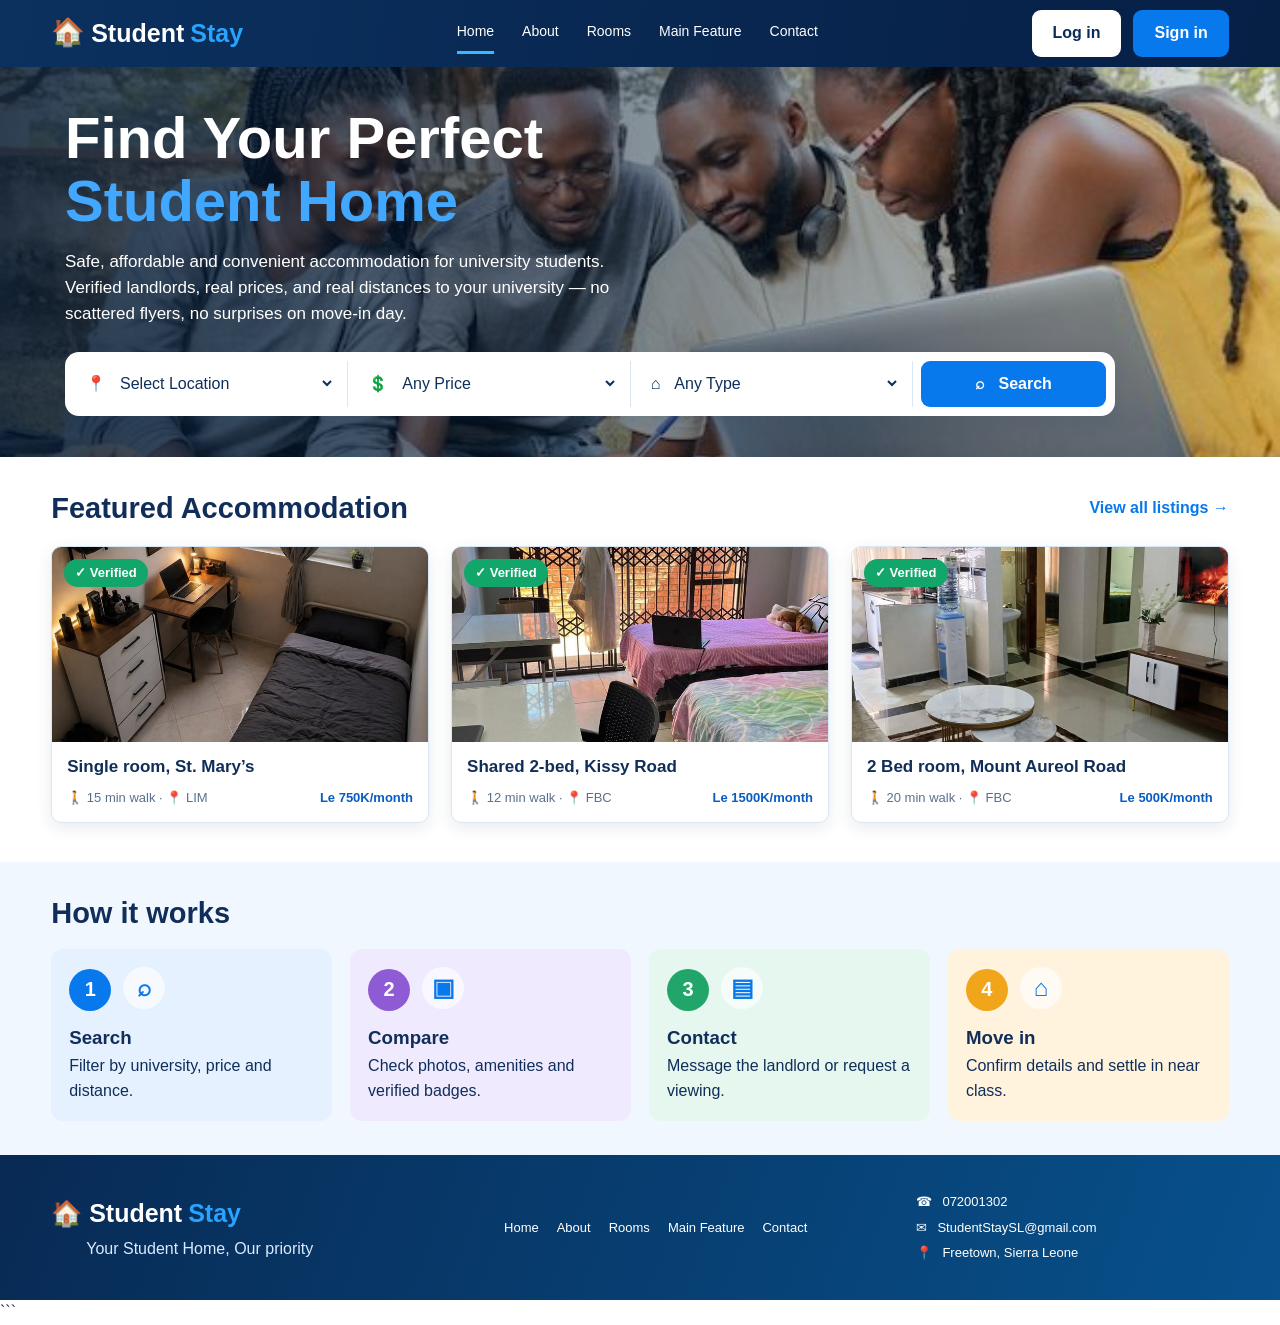
<file: index.html>
<!DOCTYPE html>
<html lang="en">
<head>
  <meta charset="UTF-8">
  <meta name="viewport" content="width=device-width, initial-scale=1.0">
  <title>StudentStay | Find Your Student Home</title>
  <link rel="stylesheet" href="style.css">
</head>
<body>

  <header class="site-header">
    <a class="logo" href="index.html"><span class="logo-icon">🏠</span> Student<span>Stay</span></a>
    <nav class="main-nav">
      <a class="active" href="index.html">Home</a>
      <a href="about.html">About</a>
      <a href="Rooms.html">Rooms</a>
      <a href="mainfeature.html">Main Feature</a>
      <a href="contact.html">Contact</a>
    </nav>
    <div class="header-actions">
      <a class="button button-light" href="contact.html">Log in</a>
      <a class="button button-blue" href="contact.html">Sign in</a>
    </div>
  </header>

  <main>
    <section class="home-hero">
      <div class="hero-content">
        <h1>Find Your Perfect<br><span>Student Home</span></h1>
        <p>Safe, affordable and convenient accommodation for university students. Verified landlords, real prices, and real distances to your university — no scattered flyers, no surprises on move-in day.</p>

        <form class="search-bar" action="services.html">
          <label>
            <span>📍</span>
            <select aria-label="Select location">
              <option>Select Location</option>
              <option>Freetown</option>
              <option>Fourah Bay College</option>
              <option>Limkokwing University</option>
            </select>
          </label>
          <label>
            <span>💲</span>
            <select aria-label="Select price">
              <option>Any Price</option>
              <option>Under Le 750K/month</option>
              <option>Le 750K–1.5M/month</option>
              <option>Over Le 1.5M/month</option>
            </select>
          </label>
          <label>
            <span>⌂</span>
            <select aria-label="Select room type">
              <option>Any Type</option>
              <option>Single room</option>
              <option>Shared room</option>
              <option>Studio</option>
            </select>
          </label>
          <button class="button button-blue" type="submit">⌕ &nbsp; Search</button>
        </form>
      </div>
    </section>

    <section class="section">
      <div class="section-heading">
        <h2>Featured Accommodation</h2>
        <a href="services.html">View all listings →</a>
      </div>

      <div class="property-grid three-columns">
        <article class="property-card">
          <a href="listing.html">
            <div class="property-photo">
              <img src="images/download (5).jpg" alt="Bright furnished student bedroom">
              <span class="verified">✓ Verified</span>
            </div>
            <div class="property-info">
              <h3>Single room, St. Mary’s</h3>
              <div class="property-meta"><span>🚶 15 min walk · 📍 LIM</span><strong>Le 750K/month</strong></div>
            </div>
          </a>
        </article>

        <article class="property-card">
          <a href="listing.html">
            <div class="property-photo">
              <img src="images/download (4).jpg" alt="Shared student bedroom">
              <span class="verified">✓ Verified</span>
            </div>
            <div class="property-info">
              <h3>Shared 2-bed, Kissy Road</h3>
              <div class="property-meta"><span>🚶 12 min walk · 📍 FBC</span><strong>Le 1500K/month</strong></div>
            </div>
          </a>
        </article>

        <article class="property-card">
          <a href="listing.html">
            <div class="property-photo">
              <img src="images/2 bed room.jpg" alt="Comfortable shared living room">
              <span class="verified">✓ Verified</span>
            </div>
            <div class="property-info">
              <h3>2 Bed room, Mount Aureol Road</h3>
              <div class="property-meta"><span>🚶 20 min walk · 📍 FBC</span><strong>Le 500K/month</strong></div>
            </div>
          </a>
        </article>
      </div>
    </section>

    <section class="how-section">
      <div class="section">
        <h2>How it works</h2>
        <div class="steps-grid">
          <article class="step-card step-blue">
            <span class="step-number">1</span><span class="step-icon">⌕</span>
            <h3>Search</h3><p>Filter by university, price and distance.</p>
          </article>
          <article class="step-card step-purple">
            <span class="step-number">2</span><span class="step-icon">▣</span>
            <h3>Compare</h3><p>Check photos, amenities and verified badges.</p>
          </article>
          <article class="step-card step-green">
            <span class="step-number">3</span><span class="step-icon">▤</span>
            <h3>Contact</h3><p>Message the landlord or request a viewing.</p>
          </article>
          <article class="step-card step-orange">
            <span class="step-number">4</span><span class="step-icon">⌂</span>
            <h3>Move in</h3><p>Confirm details and settle in near class.</p>
          </article>
        </div>
      </div>
    </section>
  </main>

  <footer class="site-footer">
    <div class="footer-inner">
      <div><a class="logo" href="index.html">🏠 Student<span>Stay</span></a><p>Your Student Home, Our priority</p></div>
      <nav class="footer-nav">
        <a href="index.html">Home</a><a href="about.html">About</a>
        <a href="Rooms.html">Rooms</a><a href="listing.html">Main Feature</a>
        <a href="contact.html">Contact</a>
      </nav>
      <div class="footer-contact">
        <p>☎ &nbsp; 072001302</p><p>✉ &nbsp; StudentStaySL@gmail.com</p>
        <p>📍 &nbsp; Freetown, Sierra Leone</p>
      </div>
    </div>
  </footer>

</body>
</html>
```
</file>
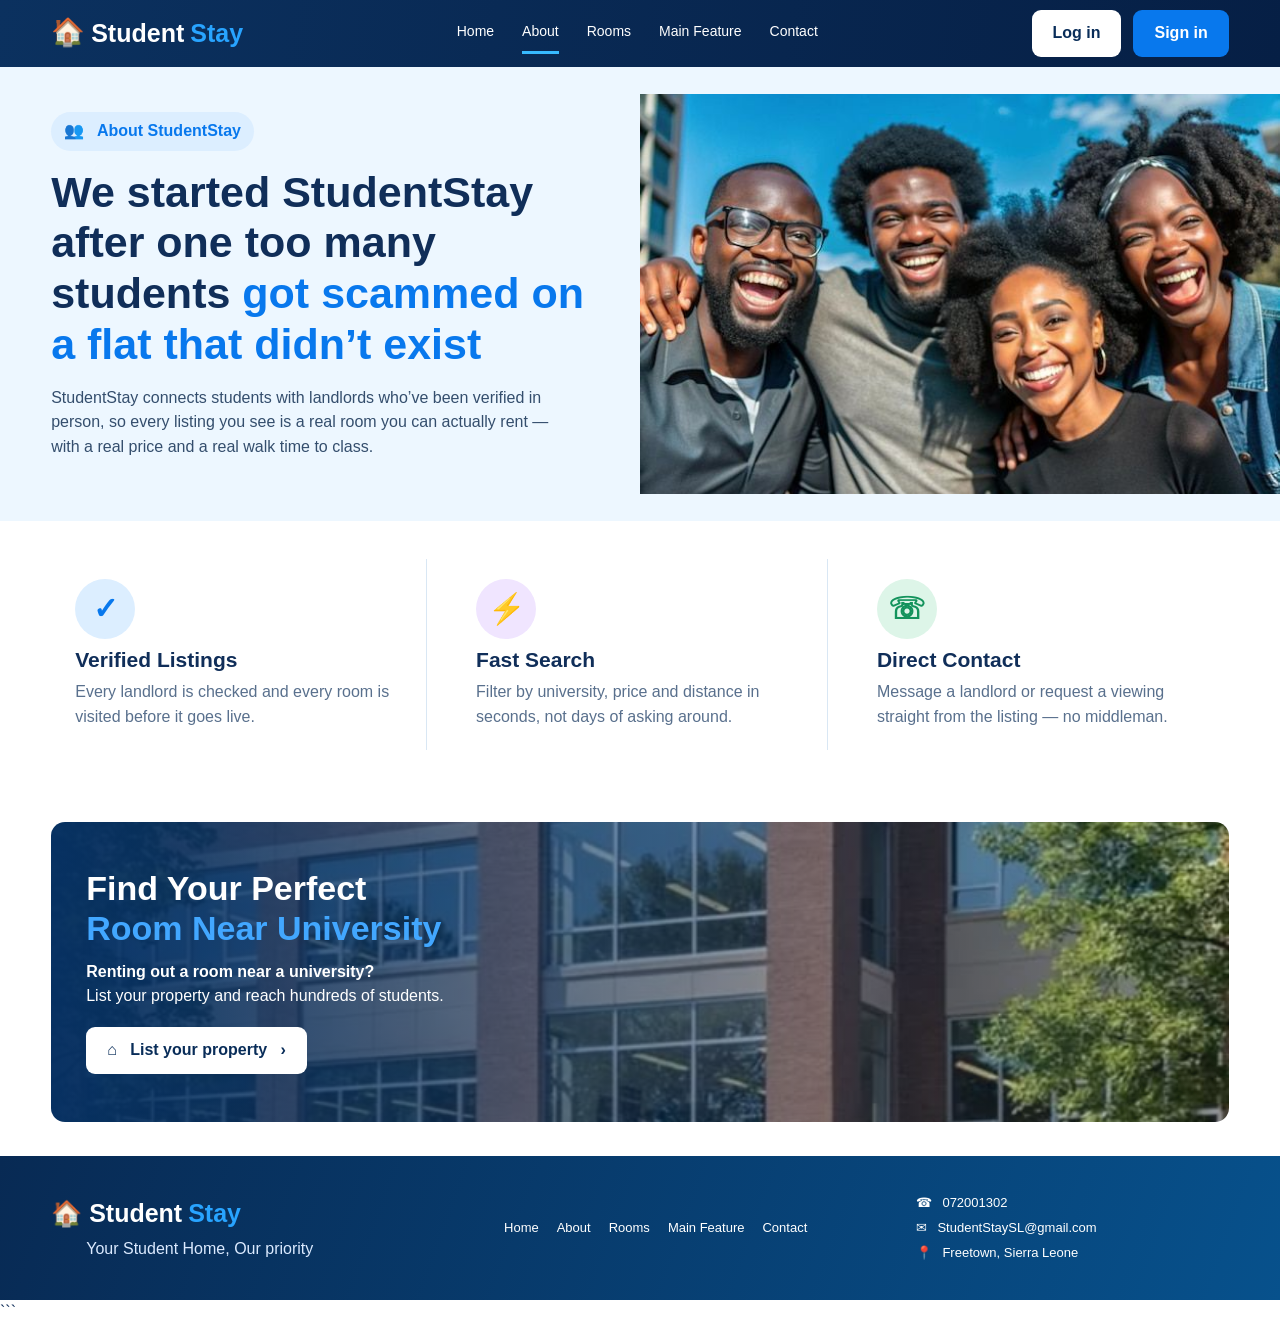
<file: about.html>
<!DOCTYPE html>
<html lang="en">
<head>
  <meta charset="UTF-8">
  <meta name="viewport" content="width=device-width, initial-scale=1.0">
  <title>About StudentStay</title>
  <link rel="stylesheet" href="style.css">
</head>
<body>

  <header class="site-header">
    <a class="logo" href="index.html"><span class="logo-icon">🏠</span> Student<span>Stay</span></a>
    <nav class="main-nav">
      <a href="index.html">Home</a><a class="active" href="about.html">About</a>
      <a href="Rooms.html">Rooms</a><a href="mainfeature.html">Main Feature</a>
      <a href="contact.html">Contact</a>
    </nav>
    <div class="header-actions">
      <a class="button button-light" href="contact.html">Log in</a>
      <a class="button button-blue" href="contact.html">Sign in</a>
    </div>
  </header>

  <main>
    <section class="about-hero">
      <div class="about-copy">
        <span class="eyebrow">👥 &nbsp; About StudentStay</span>
        <h1>We started StudentStay after one too many students <span>got scammed on a flat that didn’t exist</span></h1>
        <p>StudentStay connects students with landlords who’ve been verified in person, so every listing you see is a real room you can actually rent — with a real price and a real walk time to class.</p>
      </div>
      <div class="about-image">
        <img src="images/ABOUT PIC.jpeg" alt="University students standing together">
      </div>
    </section>

    <section class="section benefits">
      <article class="benefit-card">
        <span class="benefit-icon blue-icon">✓</span>
        <h2>Verified Listings</h2>
        <p>Every landlord is checked and every room is visited before it goes live.</p>
      </article>
      <article class="benefit-card">
        <span class="benefit-icon purple-icon">⚡</span>
        <h2>Fast Search</h2>
        <p>Filter by university, price and distance in seconds, not days of asking around.</p>
      </article>
      <article class="benefit-card">
        <span class="benefit-icon green-icon">☏</span>
        <h2>Direct Contact</h2>
        <p>Message a landlord or request a viewing straight from the listing — no middleman.</p>
      </article>
    </section>

    <section class="section">
      <div class="promo-banner">
        <div class="promo-copy">
          <h2>Find Your Perfect<br><span>Room Near University</span></h2>
          <p><strong>Renting out a room near a university?</strong><br>List your property and reach hundreds of students.</p>
          <a class="button button-light" href="contact.html">⌂ &nbsp; List your property &nbsp; ›</a>
        </div>
      </div>
    </section>
  </main>

  <footer class="site-footer">
    <div class="footer-inner">
      <div><a class="logo" href="index.html">🏠 Student<span>Stay</span></a><p>Your Student Home, Our priority</p></div>
      <nav class="footer-nav">
        <a href="index.html">Home</a><a href="about.html">About</a>
        <a href="Rooms.html">Rooms</a><a href="listing.html">Main Feature</a>
        <a href="contact.html">Contact</a>
      </nav>
      <div class="footer-contact">
        <p>☎ &nbsp; 072001302</p><p>✉ &nbsp; StudentStaySL@gmail.com</p>
        <p>📍 &nbsp; Freetown, Sierra Leone</p>
      </div>
    </div>
  </footer>

</body>
</html>
```
</file>
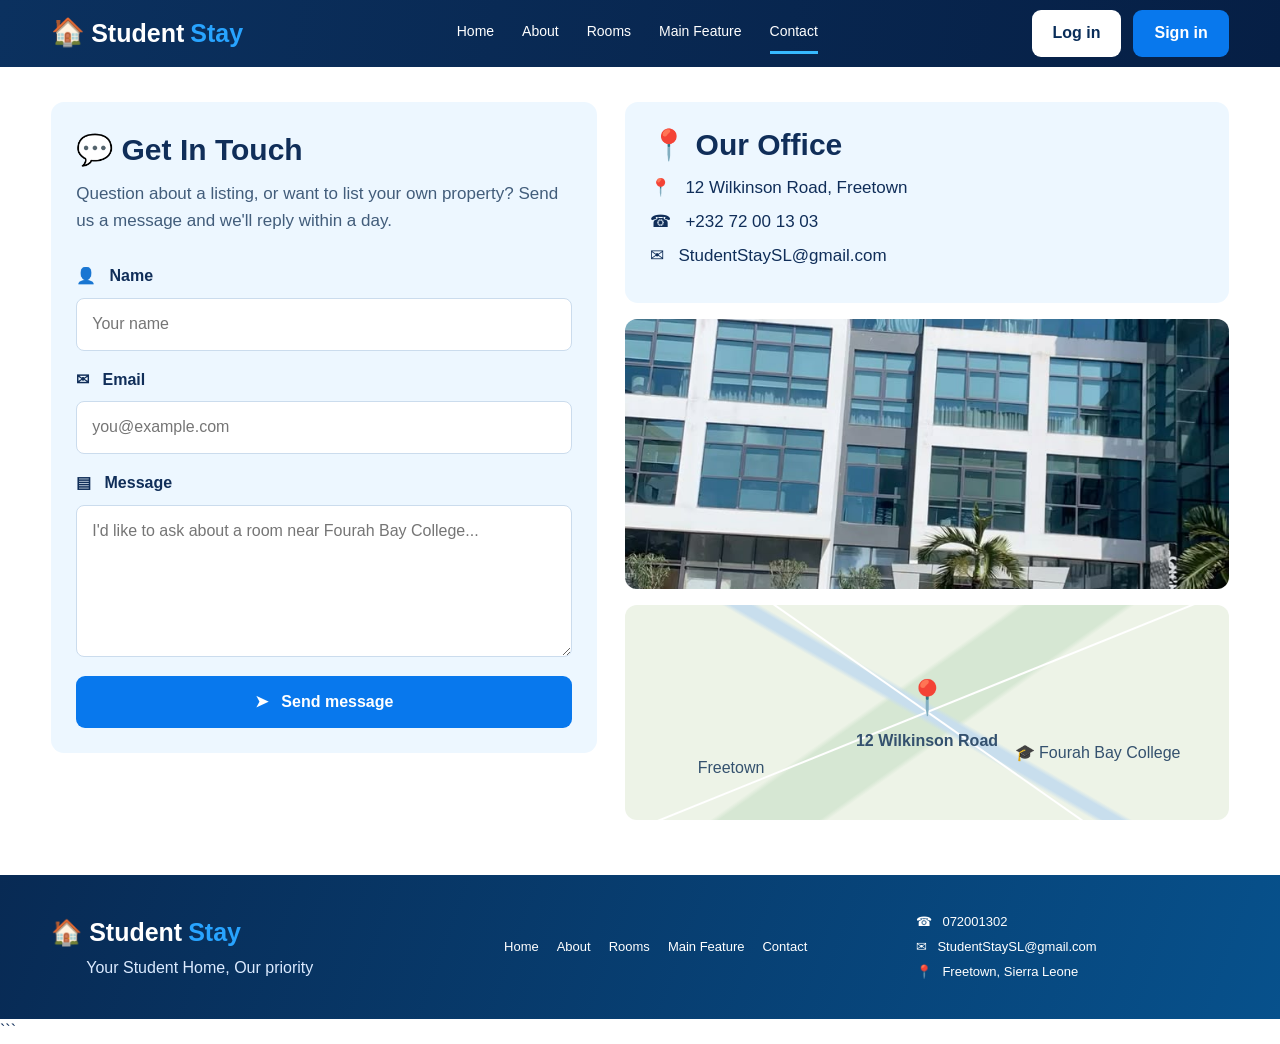
<file: contact.html>
<!DOCTYPE html>
<html lang="en">
<head>
  <meta charset="UTF-8">
  <meta name="viewport" content="width=device-width, initial-scale=1.0">
  <title>Contact StudentStay</title>
  <link rel="stylesheet" href="style.css">
</head>
<body>

  <header class="site-header">
    <a class="logo" href="index.html"><span class="logo-icon">🏠</span> Student<span>Stay</span></a>
    <nav class="main-nav">
      <a href="index.html">Home</a><a href="about.html">About</a>
      <a href="Rooms.html">Rooms</a><a href="mainfeature.html">Main Feature</a>
      <a class="active" href="contact.html">Contact</a>
    </nav>
    <div class="header-actions">
      <a class="button button-light" href="contact.html">Log in</a>
      <a class="button button-blue" href="contact.html">Sign in</a>
    </div>
  </header>

  <main class="section contact-layout">
    <section class="contact-form-card">
      <h1>💬 Get In Touch</h1>
      <p>Question about a listing, or want to list your own property? Send us a message and we'll reply within a day.</p>

      <form action="mailto:StudentStaySL@gmail.com" method="post" enctype="text/plain">
        <label for="name">👤 &nbsp; Name</label>
        <input id="name" name="name" type="text" placeholder="Your name" required>

        <label for="email">✉ &nbsp; Email</label>
        <input id="email" name="email" type="email" placeholder="you@example.com" required>

        <label for="message">▤ &nbsp; Message</label>
        <textarea id="message" name="message" rows="5" placeholder="I'd like to ask about a room near Fourah Bay College..." required></textarea>

        <button class="button button-blue full-width" type="submit">➤ &nbsp; Send message</button>
      </form>
    </section>

    <div class="contact-side">
      <section class="office-card">
        <h2>📍 Our Office</h2>
        <p>📍 &nbsp; 12 Wilkinson Road, Freetown</p>
        <p>☎ &nbsp; +232 72 00 13 03</p>
        <p>✉ &nbsp; StudentStaySL@gmail.com</p>
      </section>

      <img class="office-photo" src="images/🦋✨🩷.jpg" alt="StudentStay office">

      <div class="map-placeholder">
        <span class="map-pin">📍</span>
        <strong>12 Wilkinson Road</strong>
        <span class="map-campus">🎓 Fourah Bay College</span>
        <span class="map-city">Freetown</span>
      </div>
    </div>
  </main>

  <footer class="site-footer">
    <div class="footer-inner">
      <div><a class="logo" href="index.html">🏠 Student<span>Stay</span></a><p>Your Student Home, Our priority</p></div>
      <nav class="footer-nav">
        <a href="index.html">Home</a><a href="about.html">About</a>
        <a href="Rooms.html">Rooms</a><a href="listing.html">Main Feature</a>
        <a href="contact.html">Contact</a>
      </nav>
      <div class="footer-contact">
        <p>☎ &nbsp; 072001302</p><p>✉ &nbsp; StudentStaySL@gmail.com</p>
        <p>📍 &nbsp; Freetown, Sierra Leone</p>
      </div>
    </div>
  </footer>

</body>
</html>
```
</file>
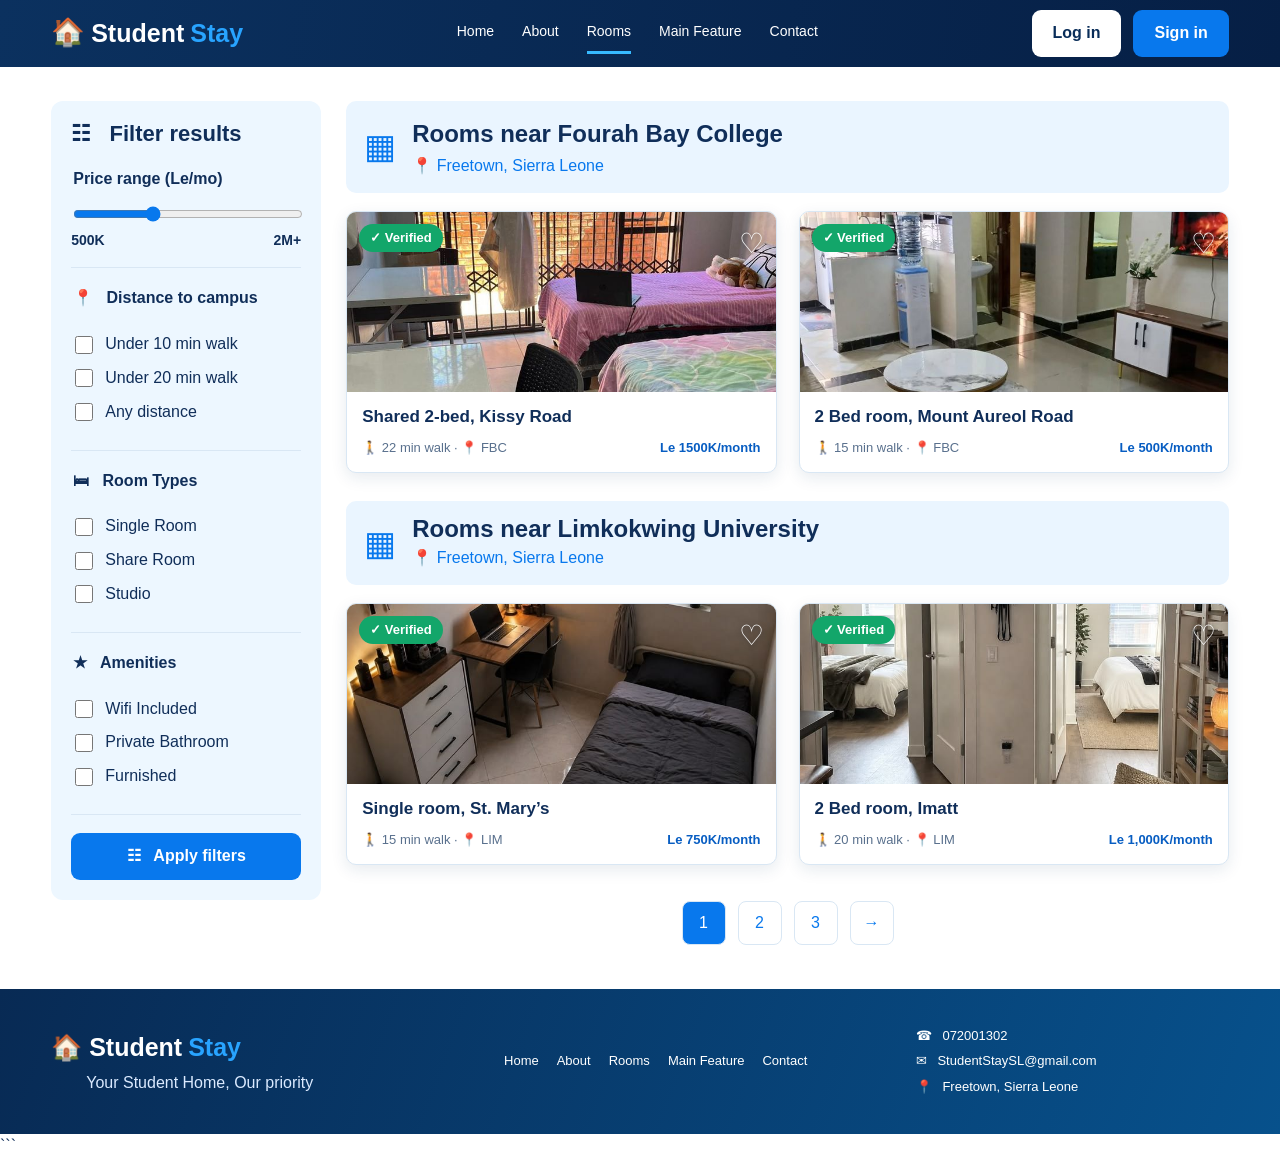
<file: Rooms.html>
<!DOCTYPE html>
<html lang="en">
<head>
  <meta charset="UTF-8">
  <meta name="viewport" content="width=device-width, initial-scale=1.0">
  <title>Student Accommodation | StudentStay</title>
  <link rel="stylesheet" href="style.css">
</head>
<body>

  <header class="site-header">
    <a class="logo" href="index.html"><span class="logo-icon">🏠</span> Student<span>Stay</span></a>
    <nav class="main-nav">
      <a href="index.html">Home</a><a href="about.html">About</a>
      <a class="active" href="Rooms.html">Rooms</a><a href="mainfeature.html">Main Feature</a>
      <a href="contact.html">Contact</a>
    </nav>
    <div class="header-actions">
      <a class="button button-light" href="contact.html">Log in</a>
      <a class="button button-blue" href="contact.html">Sign in</a>
    </div>
  </header>

  <main class="section listings-layout">
    <aside class="filter-panel">
      <h2>☷ &nbsp; Filter results</h2>

      <fieldset>
        <legend>Price range (Le/mo)</legend>
        <input class="price-range" type="range" min="500" max="2000" value="1000" aria-label="Maximum price">
        <div class="range-labels"><span>500K</span><span>2M+</span></div>
      </fieldset>

      <fieldset>
        <legend>📍 &nbsp; Distance to campus</legend>
        <label class="check-row"><input type="checkbox"> Under 10 min walk</label>
        <label class="check-row"><input type="checkbox"> Under 20 min walk</label>
        <label class="check-row"><input type="checkbox"> Any distance</label>
      </fieldset>

      <fieldset>
        <legend>🛏 &nbsp; Room Types</legend>
        <label class="check-row"><input type="checkbox"> Single Room</label>
        <label class="check-row"><input type="checkbox"> Share Room</label>
        <label class="check-row"><input type="checkbox"> Studio</label>
      </fieldset>

      <fieldset>
        <legend>★ &nbsp; Amenities</legend>
        <label class="check-row"><input type="checkbox"> Wifi Included</label>
        <label class="check-row"><input type="checkbox"> Private Bathroom</label>
        <label class="check-row"><input type="checkbox"> Furnished</label>
      </fieldset>

      <button class="button button-blue full-width" type="button">☷ &nbsp; Apply filters</button>
    </aside>

    <div class="listing-results">
      <section class="university-group">
        <div class="university-heading">
          <span>▦</span><div><h1>Rooms near Fourah Bay College</h1><p>📍 Freetown, Sierra Leone</p></div>
        </div>
        <div class="property-grid two-columns">
          <article class="property-card">
            <a href="listing.html">
              <div class="property-photo">
                <img src="images/download (4).jpg" alt="Student bedroom">
                <span class="verified">✓ Verified</span><span class="favorite">♡</span>
              </div>
              <div class="property-info"><h3>Shared 2-bed, Kissy Road</h3><div class="property-meta"><span>🚶 22 min walk · 📍 FBC</span><strong>Le 1500K/month</strong></div></div>
            </a>
          </article>
          <article class="property-card">
            <a href="listing.html">
              <div class="property-photo">
                <img src="images/2 bed room.jpg" alt="Furnished shared room">
                <span class="verified">✓ Verified</span><span class="favorite">♡</span>
              </div>
              <div class="property-info"><h3>2 Bed room, Mount Aureol Road</h3><div class="property-meta"><span>🚶 15 min walk · 📍 FBC</span><strong>Le 500K/month</strong></div></div>
            </a>
          </article>
        </div>
      </section>

      <section class="university-group">
        <div class="university-heading">
          <span>▦</span><div><h2>Rooms near Limkokwing University</h2><p>📍 Freetown, Sierra Leone</p></div>
        </div>
        <div class="property-grid two-columns">
          <article class="property-card">
            <a href="listing.html">
              <div class="property-photo">
                <img src="images/download (5).jpg" alt="Single room with desk">
                <span class="verified">✓ Verified</span><span class="favorite">♡</span>
              </div>
              <div class="property-info"><h3>Single room, St. Mary’s</h3><div class="property-meta"><span>🚶 15 min walk · 📍 LIM</span><strong>Le 750K/month</strong></div></div>
            </a>
          </article>
          <article class="property-card">
            <a href="listing.html">
              <div class="property-photo">
                <img src="images/2 Bedroom Apartment Plans Idea 7.jpg" alt="Modern furnished bedroom">
                <span class="verified">✓ Verified</span><span class="favorite">♡</span>
              </div>
              <div class="property-info"><h3>2 Bed room, Imatt</h3><div class="property-meta"><span>🚶 20 min walk · 📍 LIM</span><strong>Le 1,000K/month</strong></div></div>
            </a>
          </article>
        </div>
      </section>

      <nav class="pagination" aria-label="Pagination">
        <a class="current" href="Rooms.html">1</a><a href="Rooms.html">2</a>
        <a href="Rooms.html">3</a><a href="Rooms.html">→</a>
      </nav>
    </div>
  </main>

  <footer class="site-footer">
    <div class="footer-inner">
      <div><a class="logo" href="index.html">🏠 Student<span>Stay</span></a><p>Your Student Home, Our priority</p></div>
      <nav class="footer-nav">
        <a href="index.html">Home</a><a href="about.html">About</a>
        <a href="Rooms.html">Rooms</a><a href="listing.html">Main Feature</a>
        <a href="contact.html">Contact</a>
      </nav>
      <div class="footer-contact">
        <p>☎ &nbsp; 072001302</p><p>✉ &nbsp; StudentStaySL@gmail.com</p>
        <p>📍 &nbsp; Freetown, Sierra Leone</p>
      </div>
    </div>
  </footer>

</body>
</html>
```
</file>
<file: style.css>
:root {
  --navy: #092d59;
  --navy-dark: #08264c;
  --blue: #0878ed;
  --blue-light: #eaf5ff;
  --text: #102e59;
  --muted: #59708d;
  --border: #d9e7f4;
  --surface: #f4f9fe;
  --white: #fff;
  --shadow: 0 5px 16px rgba(19, 58, 100, 0.10);
}

* {
  box-sizing: border-box;
}

html {
  scroll-behavior: smooth;
}

body {
  margin: 0;
  color: var(--text);
  background: #fff;
  font-family: Arial, Helvetica, sans-serif;
  line-height: 1.55;
}

img {
  display: block;
  max-width: 100%;
}

a {
  color: inherit;
  text-decoration: none;
}

button,
input,
select,
textarea {
  font: inherit;
}

.site-header {
  min-height: 62px;
  padding: 10px 4%;
  display: flex;
  align-items: center;
  justify-content: space-between;
  gap: 26px;
  background: linear-gradient(100deg, #0b315f, #061f45);
  color: var(--white);
}

.logo {
  display: inline-flex;
  align-items: center;
  gap: 6px;
  color: white;
  font-size: 25px;
  font-weight: 800;
  white-space: nowrap;
}

.logo span:not(.logo-icon) {
  color: #28a4ff;
}

.logo-icon {
  font-size: 27px;
}

.main-nav,
.footer-nav {
  display: flex;
  align-items: center;
  gap: 28px;
}

.main-nav a {
  padding: 8px 0;
  border-bottom: 3px solid transparent;
  font-size: 14px;
}

.main-nav a:hover,
.main-nav a.active {
  border-bottom-color: #37baff;
}

.header-actions {
  display: flex;
  gap: 12px;
}

.button {
  min-height: 42px;
  padding: 10px 20px;
  border: 1px solid transparent;
  border-radius: 9px;
  display: inline-flex;
  align-items: center;
  justify-content: center;
  text-align: center;
  font-weight: 700;
  cursor: pointer;
  transition: 0.2s ease;
}

.button:hover {
  transform: translateY(-1px);
  filter: brightness(1.05);
}

.button-blue {
  color: #fff;
  background: var(--blue);
}

.button-light {
  color: var(--navy);
  background: #fff;
}

.button-outline {
  color: var(--blue);
  border-color: var(--blue);
  background: white; 
}

.full-width {
  width: 100%;
}

/* Home page */

.home-hero {
  min-height: 390px;
  padding: 40px 4%;
  display: flex;
  align-items: center;
  color: white;
  background:
    linear-gradient(90deg, rgba(4, 24, 48, .83), rgba(4, 24, 48, .10)),
    url(images/student.jpg) center 45% / cover;
}

.hero-content {
  width: 100%;
  max-width: 1150px;
  margin: 0 auto;
}

.hero-content h1 {
  margin: 0 0 16px;
  font-size: clamp(38px, 5vw, 58px);
  line-height: 1.08;
}

.hero-content h1 span,
.promo-copy h2 span {
  color: #42a7ff;
}

.hero-content > p {
  max-width: 580px;
  margin: 0 0 24px;
  font-size: 17px;
}

.search-bar {
  max-width: 1050px;
  padding: 9px;
  display: grid;
  grid-template-columns: 1fr 1fr 1fr 185px;
  gap: 8px;
  border-radius: 14px;
  background: white;
  box-shadow: var(--shadow);
}

.search-bar label {
  min-height: 45px;
  padding: 0 12px;
  display: flex;
  align-items: center;
  gap: 10px;
  border-right: 1px solid var(--border);
  color: var(--navy);
}

.search-bar select {
  width: 100%;
  border: 0;
  outline: 0;
  color: var(--text);
  background: transparent;
}

.section {
  width: min(1200px, 92%);
  margin: 0 auto;
  padding: 34px 0;
}

.section h2 {
  margin: 0 0 18px;
  font-size: 29px;
  line-height: 1.2;
}

.section-heading {
  margin-bottom: 20px;
  display: flex;
  align-items: center;
  justify-content: space-between;
  gap: 15px;
}

.section-heading h2 {
  margin: 0;
}

.section-heading a {
  color: var(--blue);
  font-weight: 700;
}

.property-grid {
  display: grid;
  gap: 22px;
}

.three-columns {
  grid-template-columns: repeat(3, 1fr);
}

.two-columns {
  grid-template-columns: repeat(2, 1fr);
}

.property-card {
  overflow: hidden;
  border: 1px solid var(--border);
  border-radius: 10px;
  background: #fff;
  box-shadow: var(--shadow);
}

.property-photo {
  height: 195px;
  position: relative;
  overflow: hidden;
  background: #e9f2f9;
}

.property-photo img {
  width: 100%;
  height: 100%;
  object-fit: cover;
  transition: transform .25s ease;
}

.property-card:hover .property-photo img {
  transform: scale(1.04);
}

.verified {
  position: absolute;
  top: 12px;
  left: 12px;
  padding: 4px 11px;
  border-radius: 20px;
  color: white;
  background: #13a66a;
  font-size: 13px;
  font-weight: 700;
}

.favorite {
  position: absolute;
  top: 10px;
  right: 12px;
  color: white;
  font-size: 28px;
  text-shadow: 0 1px 5px #333;
}

.property-info {
  padding: 12px 15px 14px;
}

.property-info h3 {
  margin: 0 0 8px;
  font-size: 17px;
}

.property-meta {
  display: flex;
  justify-content: space-between;
  gap: 8px;
  color: var(--muted);
  font-size: 13px;
}

.property-meta strong {
  color: #075dc2;
  white-space: nowrap;
}

.how-section {
  margin-top: 5px;
  background: #f1f7ff;
}

.steps-grid {
  display: grid;
  grid-template-columns: repeat(4, 1fr);
  gap: 18px;
}

.step-card {
  min-height: 160px;
  padding: 18px;
  position: relative;
  border-radius: 12px;
}

.step-blue { background: #e5f1ff; }
.step-purple { background: #f0eaff; }
.step-green { background: #e6f7ef; }
.step-orange { background: #fff3dd; }

.step-number,
.step-icon {
  width: 42px;
  height: 42px;
  margin-right: 12px;
  display: inline-grid;
  place-items: center;
  border-radius: 50%;
  color: white;
  background: var(--blue);
  font-size: 20px;
  font-weight: 800;
}

.step-icon {
  color: var(--blue);
  background: rgba(255,255,255,.65);
  font-size: 24px;
}

.step-purple .step-number { background: #8f5bd5; }
.step-green .step-number { background: #21a56a; }
.step-orange .step-number { background: #f1a51b; }

.step-card h3 {
  margin: 12px 0 2px;
}

.step-card p {
  margin: 0;
}

/* About page */

.about-hero {
  min-height: 400px;
  display: grid;
  grid-template-columns: 1fr 1fr;
  align-items: center;
  background: #edf7ff;
}

.about-copy {
  max-width: 650px;
  padding: 45px 8%;
  justify-self: end;
}

.eyebrow {
  padding: 7px 13px;
  display: inline-block;
  border-radius: 25px;
  color: var(--blue);
  background: #dceeff;
  font-weight: 700;
}

.about-copy h1 {
  margin: 16px 0;
  font-size: clamp(30px, 4vw, 43px);
  line-height: 1.18;
}

.about-copy h1 span {
  color: var(--blue);
}

.about-copy p {
  max-width: 520px;
  color: #344e6d;
  font-size: 16px;
}

.about-image {
  height: 400px;
}

.about-image img {
  width: 100%;
  height: 100%;
  object-fit: cover;
}

.benefits {
  display: grid;
  grid-template-columns: repeat(3, 1fr);
  gap: 25px;
  padding-top: 38px;
  padding-bottom: 38px;
}

.benefit-card {
  padding: 20px 24px;
  border-right: 1px solid var(--border);
}

.benefit-card:last-child {
  border-right: 0;
}

.benefit-card h2 {
  margin: 8px 0;
  font-size: 21px;
}

.benefit-card p {
  margin: 0;
  color: var(--muted);
}

.benefit-icon {
  width: 60px;
  height: 60px;
  display: grid;
  place-items: center;
  border-radius: 50%;
  font-size: 30px;
  font-weight: 800;
}

.blue-icon { color: #0878ed; background: #dceeff; }
.purple-icon { color: #8a4ed0; background: #f0e5ff; }
.green-icon { color: #13935c; background: #ddf5e8; }

.promo-banner {
  min-height: 300px;
  padding: 35px;
  display: flex;
  align-items: center;
  border-radius: 14px;
  color: white;
  background:
    linear-gradient(90deg, rgba(5, 48, 99, .98), rgba(5, 48, 99, .1)),
    url("images/download\ \(3\).jpg") center / cover;
}

.promo-copy {
  max-width: 520px;
}

.promo-copy h2 {
  margin: 0 0 12px;
  font-size: 34px;
  line-height: 1.15;
}

.promo-copy p {
  margin: 0 0 18px;
}

/* service page */

.listings-layout {
  display: grid;
  grid-template-columns: 270px 1fr;
  align-items: start;
  gap: 25px;
}

.filter-panel {
  padding: 20px;
  border-radius: 12px;
  background: #edf7ff;
}

.filter-panel h2 {
  margin: 0 0 20px;
  font-size: 22px;
}

.filter-panel fieldset {
  margin: 0 0 18px;
  padding: 0 0 16px;
  border: 0;
  border-bottom: 1px solid var(--border);
}

.filter-panel legend {
  margin-bottom: 12px;
  font-weight: 800;
}

.price-range {
  width: 100%;
  accent-color: var(--blue);
}

.range-labels {
  display: flex;
  justify-content: space-between;
  font-size: 14px;
  font-weight: 700;
}

.check-row {
  margin: 9px 0;
  display: flex;
  align-items: center;
  gap: 9px;
}

.check-row input {
  width: 18px;
  height: 18px;
  accent-color: var(--blue);
}

.university-group {
  margin-bottom: 28px;
}

.university-heading {
  margin-bottom: 18px;
  padding: 14px 18px;
  display: flex;
  align-items: center;
  gap: 16px;
  border-radius: 10px;
  background: #eaf5ff;
}

.university-heading > span {
  color: var(--blue);
  font-size: 34px;
}

.university-heading h1,
.university-heading h2 {
  margin: 0;
  font-size: 24px;
}

.university-heading p {
  margin: 2px 0 0;
  color: var(--blue);
}

.listing-results .property-photo {
  height: 180px;
}

.pagination {
  margin: 36px 0 10px;
  display: flex;
  justify-content: center;
  gap: 12px;
}

.pagination a {
  width: 44px;
  height: 44px;
  display: grid;
  place-items: center;
  border: 1px solid var(--border);
  border-radius: 8px;
  color: var(--blue);
  background: white;
}

.pagination a.current {
  color: white;
  background: var(--blue);
}

/* main feature page */

.detail-page {
  padding-top: 20px;
}

.gallery-main {
  height: 340px;
  position: relative;
  overflow: hidden;
  border-radius: 14px;
  background: #e7eef6;
}

.gallery-main > img {
  width: 100%;
  height: 100%;
  object-fit: cover;
}

.photo-count,
.image-number {
  position: absolute;
  padding: 5px 12px;
  border-radius: 20px;
  color: white;
  background: rgba(8, 38, 76, .85);
  font-size: 13px;
}

.photo-count { top: 14px; left: 15px; }
.image-number { right: 15px; bottom: 15px; }

.gallery-arrow {
  width: 40px;
  height: 40px;
  position: absolute;
  top: 50%;
  display: grid;
  place-items: center;
  transform: translateY(-50%);
  border-radius: 50%;
  color: white;
  background: rgba(8, 38, 76, .7);
  font-size: 28px;
}

.arrow-left { left: 15px; }
.arrow-right { right: 15px; }

.gallery-thumbnails {
  margin: 12px 0 22px;
  display: grid;
  grid-template-columns: repeat(3, 1fr);
  gap: 12px;
}

.gallery-thumbnails img {
  width: 100%;
  height: 115px;
  object-fit: cover;
  border-radius: 9px;
}

.detail-layout {
  display: grid;
  grid-template-columns: 1fr 320px;
  align-items: start;
  gap: 28px;
}

.property-description h1 {
  margin: 0;
  font-size: 29px;
  line-height: 1.25;
}

.muted {
  margin: 5px 0;
  color: var(--muted);
}

.detail-price {
  margin: 10px 0;
  color: var(--blue);
  font-size: 29px;
  font-weight: 800;
}

.detail-price span {
  color: var(--muted);
  font-size: 17px;
  font-weight: 400;
}

.property-description > p:not(.muted):not(.detail-price) {
  max-width: 650px;
  color: #405b78;
}

.amenities-grid {
  max-width: 650px;
  margin-top: 18px;
  display: grid;
  grid-template-columns: 1fr 1fr;
  gap: 9px 14px;
}

.amenities-grid span {
  padding: 9px 13px;
  border-radius: 22px;
  background: #edf6ff;
}

.landlord-card {
  padding: 20px;
  border-radius: 13px;
  background: #edf7ff;
}

.landlord-profile {
  margin-bottom: 18px;
  display: flex;
  align-items: center;
  gap: 13px;
}

.landlord-profile img {
  width: 65px;
  height: 65px;
  border-radius: 50%;
  object-fit: cover;
}

.landlord-profile h2 {
  margin: 0;
  font-size: 18px;
}

.landlord-profile p {
  margin: 3px 0 0;
  color: var(--muted);
  font-size: 14px;
}

.landlord-card .button + .button {
  margin-top: 10px;
}

.reviews {
  margin-top: 35px;
  padding: 22px;
  border-radius: 13px;
  background: #edf7ff;
}

.reviews h2 {
  margin: 0;
}

.review {
  padding: 14px 0;
  display: flex;
  align-items: center;
  gap: 14px;
  border-bottom: 1px solid var(--border);
}

.review:last-child {
  border-bottom: 0;
}

.review img {
  width: 48px;
  height: 48px;
  border-radius: 50%;
  object-fit: cover;
}

.review p {
  margin: 2px 0 0;
  color: var(--muted);
}

.stars {
  color: #f4b400;
  letter-spacing: 2px;
}

/* Contact page */

.contact-layout {
  display: grid;
  grid-template-columns: .95fr 1.05fr;
  align-items: start;
  gap: 28px;
  padding-top: 35px;
  padding-bottom: 55px;
}

.contact-form-card,
.office-card {
  padding: 25px;
  border-radius: 13px;
  background: #edf7ff;
}

.contact-form-card h1,
.office-card h2 {
  margin: 0 0 8px;
  font-size: 30px;
}

.contact-form-card > p {
  margin: 0 0 22px;
  color: #425d7b;
  font-size: 17px;
}

.contact-form-card form {
  display: grid;
  gap: 9px;
}

.contact-form-card label {
  margin-top: 8px;
  font-weight: 800;
}

.contact-form-card input,
.contact-form-card textarea {
  width: 100%;
  padding: 13px 15px;
  border: 1px solid #cbdced;
  border-radius: 8px;
  outline-color: var(--blue);
  color: var(--text);
  background: white;
}

.contact-form-card textarea {
  resize: vertical;
}

.contact-form-card button {
  margin-top: 10px;
  min-height: 52px;
}

.contact-side {
  display: grid;
  gap: 16px;
}

.office-card h2 {
  margin-bottom: 12px;
}

.office-card p {
  margin: 8px 0;
  font-size: 17px;
}

.office-photo {
  width: 100%;
  height: 270px;
  object-fit: cover;
  border-radius: 12px;
}

.map-placeholder {
  min-height: 215px;
  padding: 25px;
  position: relative;
  overflow: hidden;
  display: flex;
  align-items: center;
  justify-content: center;
  flex-direction: column;
  gap: 6px;
  border-radius: 12px;
  color: #34516e;
  background:
    linear-gradient(30deg, transparent 48%, #c8deed 49%, #c8deed 51%, transparent 52%),
    linear-gradient(145deg, transparent 43%, #d6e7d3 44%, #d6e7d3 55%, transparent 56%),
    #edf3e7;
}

.map-placeholder::before,
.map-placeholder::after {
  content: "";
  width: 130%;
  height: 2px;
  position: absolute;
  background: #fff;
  transform: rotate(-22deg);
}

.map-placeholder::after {
  transform: rotate(35deg);
}

.map-placeholder > * {
  z-index: 1;
}

.map-pin {
  font-size: 34px;
}

.map-campus,
.map-city {
  position: absolute;
}

.map-campus { right: 8%; bottom: 25%; }
.map-city { left: 12%; bottom: 18%; }

/* Footer */

.site-footer {
  padding: 32px 4%;
  color: white;
  background: linear-gradient(110deg, #082a54, #07518c);
}

.footer-inner {
  width: min(1200px, 100%);
  margin: 0 auto;
  display: grid;
  grid-template-columns: 1.1fr 1.5fr 1fr;
  align-items: center;
  gap: 25px;
}

.footer-inner > div:first-child p {
  margin: 4px 0 0 35px;
  color: #dbeaff;
}

.footer-nav {
  justify-content: center;
  flex-wrap: wrap;
  gap: 18px;
  font-size: 13px;
}

.footer-contact p {
  margin: 5px 0;
  font-size: 13px;
}
</file>
